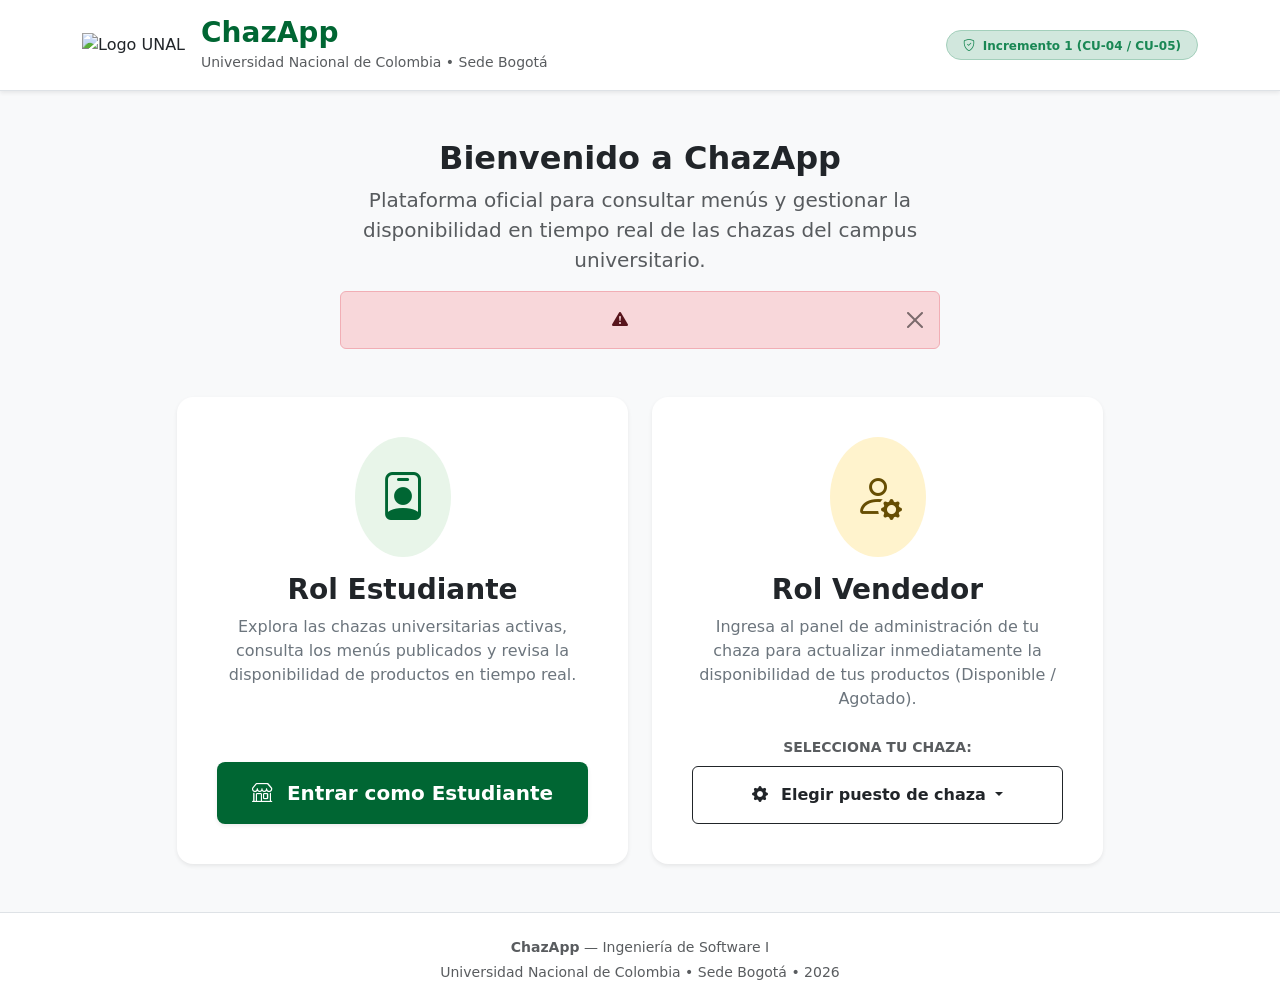
<file: Spring/src/main/resources/templates/index.html>
<!DOCTYPE html>
<html lang="es" xmlns:th="http://www.thymeleaf.org">
<head>
    <meta charset="UTF-8">
    <meta name="viewport" content="width=device-width, initial-scale=1.0">
    <title>ChazApp | Universidad Nacional de Colombia</title>
    <!-- Bootstrap 5 CSS & Icons -->
    <link href="https://cdn.jsdelivr.net/npm/bootstrap@5.3.3/dist/css/bootstrap.min.css" rel="stylesheet">
    <link href="https://cdn.jsdelivr.net/npm/bootstrap-icons@1.11.3/font/bootstrap-icons.min.css" rel="stylesheet">
    <style>
        :root {
            --unal-green: #006633;
            --unal-green-dark: #004d26;
            --unal-green-light: #e8f5e9;
        }
        .bg-unal {
            background-color: var(--unal-green) !important;
            color: #ffffff;
        }
        .btn-unal {
            background-color: var(--unal-green);
            color: #ffffff;
            border: none;
        }
        .btn-unal:hover {
            background-color: var(--unal-green-dark);
            color: #ffffff;
        }
        .card-role {
            transition: transform 0.2s ease, box-shadow 0.2s ease;
            border-radius: 1rem;
        }
        .card-role:hover {
            transform: translateY(-5px);
            box-shadow: 0 10px 25px rgba(0, 102, 51, 0.15) !important;
        }
        .brand-logo {
            max-height: 85px;
            object-fit: contain;
        }
    </style>
</head>
<body class="bg-light d-flex flex-column min-vh-100">

    <!-- Header / Navbar -->
    <header class="bg-white border-bottom shadow-sm py-3">
        <div class="container d-flex align-items-center justify-content-between">
            <div class="d-flex align-items-center gap-3">
                <img th:src="@{/img/unal_logo.png}" alt="Logo UNAL" class="brand-logo">
                <div>
                    <h1 class="h3 fw-bold text-success mb-0" style="color: var(--unal-green) !important;">ChazApp</h1>
                    <small class="text-muted">Universidad Nacional de Colombia • Sede Bogotá</small>
                </div>
            </div>
            <span class="badge bg-success-subtle text-success border border-success-subtle px-3 py-2 rounded-pill fs-7">
                <i class="bi bi-shield-check me-1"></i> Incremento 1 (CU-04 / CU-05)
            </span>
        </div>
    </header>

    <!-- Main Content -->
    <main class="container my-auto py-5">
        <div class="text-center mb-5">
            <h2 class="fw-bold text-dark mb-2">Bienvenido a ChazApp</h2>
            <p class="lead text-muted mx-auto" style="max-width: 650px;">
                Plataforma oficial para consultar menús y gestionar la disponibilidad en tiempo real de las chazas del campus universitario.
            </p>
            <div th:if="${error}" class="alert alert-danger alert-dismissible fade show mx-auto mt-3" style="max-width: 600px;" role="alert">
                <i class="bi bi-exclamation-triangle-fill me-2"></i>
                <span th:text="${error}"></span>
                <button type="button" class="btn-close" data-bs-dismiss="alert" aria-label="Close"></button>
            </div>
        </div>

        <!-- Role Selector Cards -->
        <div class="row g-4 justify-content-center">
            
            <!-- Rol Estudiante -->
            <div class="col-md-6 col-lg-5">
                <div class="card h-100 card-role border-0 shadow-sm p-4 text-center">
                    <div class="card-body d-flex flex-column align-items-center">
                        <div class="rounded-circle p-4 mb-3" style="background-color: var(--unal-green-light);">
                            <i class="bi bi-person-badge text-success" style="font-size: 3rem; color: var(--unal-green) !important;"></i>
                        </div>
                        <h3 class="card-title fw-bold text-dark mb-2">Rol Estudiante</h3>
                        <p class="card-text text-secondary mb-4">
                            Explora las chazas universitarias activas, consulta los menús publicados y revisa la disponibilidad de productos en tiempo real.
                        </p>
                        <div class="mt-auto w-100">
                            <a th:href="@{/estudiante/chazas}" class="btn btn-unal btn-lg w-100 py-3 fw-semibold shadow-sm">
                                <i class="bi bi-shop me-2"></i> Entrar como Estudiante
                            </a>
                        </div>
                    </div>
                </div>
            </div>

            <!-- Rol Vendedor -->
            <div class="col-md-6 col-lg-5">
                <div class="card h-100 card-role border-0 shadow-sm p-4 text-center">
                    <div class="card-body d-flex flex-column align-items-center">
                        <div class="rounded-circle p-4 mb-3 bg-warning-subtle">
                            <i class="bi bi-person-gear text-warning-emphasis" style="font-size: 3rem;"></i>
                        </div>
                        <h3 class="card-title fw-bold text-dark mb-2">Rol Vendedor</h3>
                        <p class="card-text text-secondary mb-4">
                            Ingresa al panel de administración de tu chaza para actualizar inmediatamente la disponibilidad de tus productos (Disponible / Agotado).
                        </p>
                        
                        <div class="mt-auto w-100">
                            <label class="form-label fw-semibold text-muted small text-uppercase">Selecciona tu chaza:</label>
                            <div class="dropdown">
                                <button class="btn btn-outline-dark dropdown-toggle w-100 py-3 fw-semibold" type="button" data-bs-toggle="dropdown" aria-expanded="false">
                                    <i class="bi bi-gear-fill me-2"></i> Elegir puesto de chaza
                                </button>
                                <ul class="dropdown-menu dropdown-menu-end w-100 shadow border-0 py-2">
                                    <li th:each="c : ${chazas}">
                                        <a class="dropdown-item py-2 d-flex justify-content-between align-items-center" th:href="@{'/vendedor/chaza/' + ${c.id}}">
                                            <span class="fw-semibold" th:text="${c.nombre}">Chaza</span>
                                            <span class="badge bg-secondary-subtle text-secondary small" th:text="${c.ubicacion}">Ubicación</span>
                                        </a>
                                    </li>
                                </ul>
                            </div>
                        </div>
                    </div>
                </div>
            </div>

        </div>

    </main>

    <!-- Footer -->
    <footer class="bg-white border-top py-4 mt-auto">
        <div class="container text-center text-muted small">
            <p class="mb-1"><strong>ChazApp</strong> — Ingeniería de Software I</p>
            <p class="mb-0">Universidad Nacional de Colombia • Sede Bogotá • 2026</p>
        </div>
    </footer>

    <!-- Bootstrap 5 Bundle JS -->
    <script src="https://cdn.jsdelivr.net/npm/bootstrap@5.3.3/dist/js/bootstrap.bundle.min.js"></script>
</body>
</html>
</file>
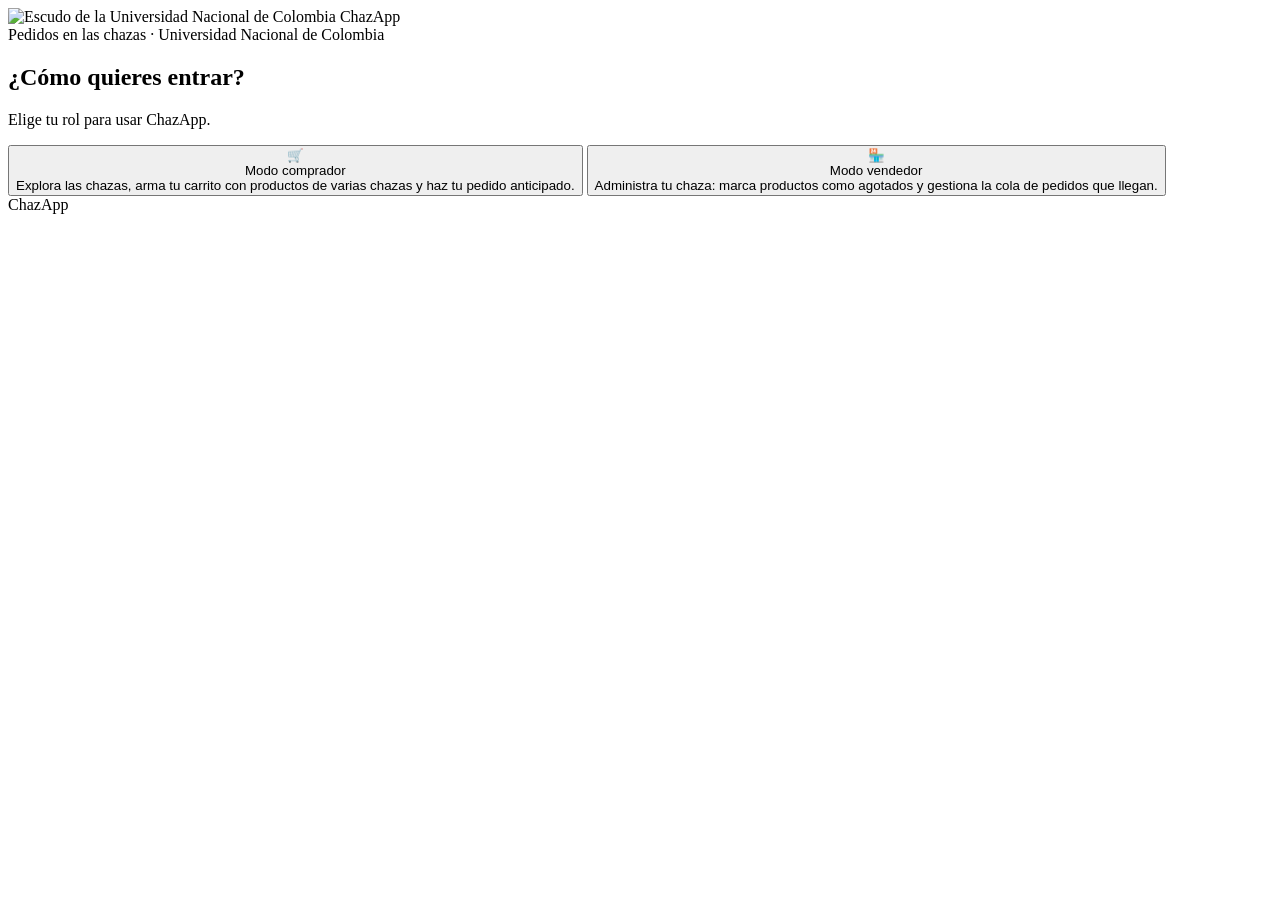
<file: Spring/src/main/resources/templates/app.html>
<!DOCTYPE html>
<html lang="es" xmlns:th="http://www.thymeleaf.org">
<head th:replace="~{fragmentos :: cabeza('ChazApp · Universidad Nacional de Colombia')}"></head>
<body th:data-intervalo="${intervaloRefresco}">

<!-- Barra de título estilo escritorio -->
<header class="barra-titulo">
    <div class="marca">
        <img th:src="@{/img/unal_logo.png}" alt="Escudo de la Universidad Nacional de Colombia">
        <span class="marca-nombre">ChazApp</span>
    </div>
    <span class="marca-sub">Pedidos en las chazas · Universidad Nacional de Colombia</span>

    <!-- Selector de modo: comprador / vendedor -->
    <nav class="modos" id="selector-modo" hidden>
        <button type="button" class="modo activo" data-modo="comprador">Modo comprador</button>
        <button type="button" class="modo" data-modo="vendedor">Modo vendedor</button>
    </nav>
</header>

<main class="contenido con-barra-estado">

    <!-- ============ Pantalla inicial: elegir modo ============ -->
    <section id="pantalla-inicio" class="bienvenida">
        <h1 class="titulo-pagina">¿Cómo quieres entrar?</h1>
        <p class="subtitulo">Elige tu rol para usar ChazApp.</p>
        <div class="tarjetas-modo">
            <button type="button" class="ventana tarjeta-modo" data-modo="comprador">
                <div class="tarjeta-modo-icono">🛒</div>
                <div class="tarjeta-modo-titulo">Modo comprador</div>
                <div class="texto-sec">Explora las chazas, arma tu carrito con productos de varias
                    chazas y haz tu pedido anticipado.</div>
            </button>
            <button type="button" class="ventana tarjeta-modo" data-modo="vendedor">
                <div class="tarjeta-modo-icono">🏪</div>
                <div class="tarjeta-modo-titulo">Modo vendedor</div>
                <div class="texto-sec">Administra tu chaza: marca productos como agotados y gestiona
                    la cola de pedidos que llegan.</div>
            </button>
        </div>
    </section>

    <!-- ============ MODO COMPRADOR ============ -->
    <section id="pantalla-comprador" class="dos-columnas" hidden>
        <div>
            <h1 class="titulo-pagina">¿Qué se te antoja?</h1>
            <p class="subtitulo">Agrega productos de las chazas que quieras; tu carrito los agrupa y
                hace un pedido por cada chaza.</p>
            <div id="chazas-comprador" class="chazas-lista" aria-live="polite"></div>
        </div>

        <!-- Carrito global (mezcla chazas) -->
        <aside class="ventana carrito">
            <div class="ventana-titulo">Tu carrito</div>
            <div class="ventana-cuerpo">
                <p id="carrito-vacio" class="texto-sec">Aún no has agregado productos.</p>
                <div id="carrito-grupos"></div>

                <div class="carrito-total"><span>Total</span><strong id="carrito-total">$ 0</strong></div>
                <div id="mensaje-carrito" class="mensaje" role="alert" hidden></div>

                <label for="nombre-estudiante" class="etiqueta">Tu nombre</label>
                <input id="nombre-estudiante" type="text" class="campo" maxlength="80" autocomplete="name"
                       placeholder="Con este nombre reclamas el pedido">

                <button id="confirmar-compra" type="button" class="boton boton-primario ancho" disabled>
                    Confirmar pedido</button>
                <p class="nota">Al confirmar, cada chaza recibe su pedido en su cola.</p>

                <!-- Confirmación inline (sin página aparte) -->
                <div id="compra-confirmada" class="confirmacion" hidden></div>
            </div>
        </aside>
    </section>

    <!-- ============ MODO VENDEDOR ============ -->
    <section id="pantalla-vendedor" hidden>
        <h1 class="titulo-pagina">Administración de la chaza</h1>
        <label for="selector-chaza" class="etiqueta">Chaza que administras</label>
        <select id="selector-chaza" class="campo campo-select"></select>

        <div class="dos-columnas vendedor">
            <!-- CU-04: inventario / disponibilidad -->
            <section class="ventana">
                <div class="ventana-titulo">Inventario · disponibilidad</div>
                <div class="ventana-cuerpo">
                    <p class="texto-sec">Marca un producto como agotado para que no se pueda pedir.
                        El cambio se refleja solo en el menú del comprador.</p>
                    <div id="mensaje-vendedor" class="mensaje" role="alert" hidden></div>
                    <div id="inventario-vendedor"></div>
                </div>
            </section>

            <!-- CU-02: cola de pedidos -->
            <section class="ventana">
                <div class="ventana-titulo">Cola de pedidos</div>
                <div class="ventana-cuerpo">
                    <h2 class="sub-seccion">Pendientes</h2>
                    <p id="cola-vacia" class="texto-sec">No hay pedidos pendientes.</p>
                    <ol id="cola-pendientes" class="cola"></ol>

                    <h2 class="sub-seccion">Listos para recoger</h2>
                    <p id="listos-vacio" class="texto-sec">Todavía no hay pedidos listos.</p>
                    <ul id="cola-listos" class="cola listos"></ul>
                </div>
            </section>
        </div>
    </section>
</main>

<footer class="barra-estado">
    <span id="estado-refresco">ChazApp</span>
    <span id="estado-intervalo"></span>
</footer>

<script th:src="@{/js/app.js}"></script>
</body>
</html>
</file>
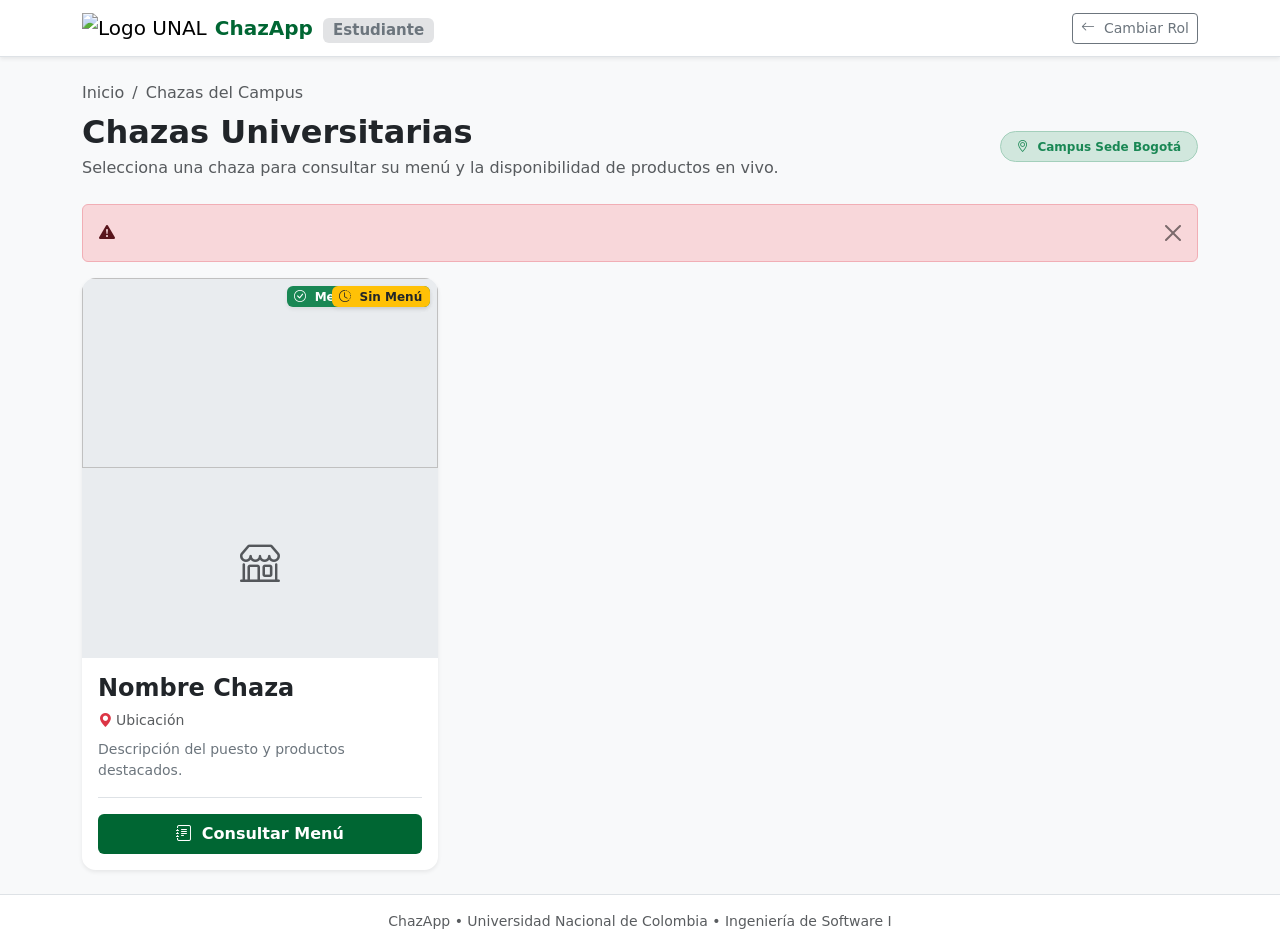
<file: Spring/src/main/resources/templates/estudiante/chazas.html>
<!DOCTYPE html>
<html lang="es" xmlns:th="http://www.thymeleaf.org">
<head>
    <meta charset="UTF-8">
    <meta name="viewport" content="width=device-width, initial-scale=1.0">
    <title>Chazas Disponibles | ChazApp UNAL</title>
    <!-- Bootstrap 5 CSS & Icons -->
    <link href="https://cdn.jsdelivr.net/npm/bootstrap@5.3.3/dist/css/bootstrap.min.css" rel="stylesheet">
    <link href="https://cdn.jsdelivr.net/npm/bootstrap-icons@1.11.3/font/bootstrap-icons.min.css" rel="stylesheet">
    <style>
        :root {
            --unal-green: #006633;
            --unal-green-dark: #004d26;
        }
        .btn-unal {
            background-color: var(--unal-green);
            color: #ffffff;
            border: none;
        }
        .btn-unal:hover {
            background-color: var(--unal-green-dark);
            color: #ffffff;
        }
        .chaza-card {
            transition: transform 0.2s ease, box-shadow 0.2s ease;
            border-radius: 0.85rem;
            overflow: hidden;
        }
        .chaza-card:hover {
            transform: translateY(-4px);
            box-shadow: 0 10px 20px rgba(0,0,0,0.08) !important;
        }
        .chaza-banner {
            height: 190px;
            object-fit: cover;
            width: 100%;
            background-color: #e9ecef;
        }
        .brand-logo-nav {
            max-height: 48px;
            object-fit: contain;
        }
    </style>
</head>
<body class="bg-light d-flex flex-column min-vh-100">

    <!-- Navbar -->
    <nav class="navbar navbar-expand-lg bg-white border-bottom shadow-sm sticky-top">
        <div class="container">
            <a class="navbar-brand d-flex align-items-center gap-2" th:href="@{/}">
                <img th:src="@{/img/unal_logo.png}" alt="Logo UNAL" class="brand-logo-nav">
                <div>
                    <span class="fw-bold fs-5 text-success" style="color: var(--unal-green) !important;">ChazApp</span>
                    <span class="badge bg-secondary-subtle text-secondary ms-1">Estudiante</span>
                </div>
            </a>
            <div class="d-flex align-items-center gap-2">
                <a th:href="@{/}" class="btn btn-outline-secondary btn-sm">
                    <i class="bi bi-arrow-left me-1"></i> Cambiar Rol
                </a>
            </div>
        </div>
    </nav>

    <!-- Main Container -->
    <main class="container py-4 flex-grow-1">

        <!-- Breadcrumb & Title -->
        <div class="mb-4">
            <nav aria-label="breadcrumb">
                <ol class="breadcrumb small mb-2">
                    <li class="breadcrumb-item"><a th:href="@{/}" class="text-decoration-none text-muted">Inicio</a></li>
                    <li class="breadcrumb-item active" aria-current="page">Chazas del Campus</li>
                </ol>
            </nav>
            <div class="d-flex flex-wrap justify-content-between align-items-center gap-2">
                <div>
                    <h2 class="fw-bold text-dark mb-1">Chazas Universitarias</h2>
                    <p class="text-muted mb-0">Selecciona una chaza para consultar su menú y la disponibilidad de productos en vivo.</p>
                </div>
                <span class="badge bg-success-subtle text-success fs-7 px-3 py-2 border border-success-subtle rounded-pill">
                    <i class="bi bi-geo-alt me-1"></i> Campus Sede Bogotá
                </span>
            </div>
        </div>

        <!-- Alert messages -->
        <div th:if="${error}" class="alert alert-danger alert-dismissible fade show" role="alert">
            <i class="bi bi-exclamation-triangle-fill me-2"></i>
            <span th:text="${error}"></span>
            <button type="button" class="btn-close" data-bs-dismiss="alert" aria-label="Close"></button>
        </div>

        <!-- Grid de Chazas -->
        <div class="row g-4">
            <div class="col-md-6 col-lg-4" th:each="chaza : ${chazas}">
                <div class="card h-100 border-0 shadow-sm chaza-card d-flex flex-column">
                    <!-- Banner Chaza -->
                    <div class="position-relative">
                        <img th:if="${chaza.imagenUrl != null}" th:src="@{${chaza.imagenUrl}}" th:alt="${chaza.nombre}" class="chaza-banner">
                        <div th:unless="${chaza.imagenUrl != null}" class="chaza-banner d-flex align-items-center justify-content-center text-muted">
                            <i class="bi bi-shop fs-1"></i>
                        </div>
                        <span th:if="${chaza.menuPublicado}" class="position-absolute top-0 end-0 m-2 badge bg-success shadow-sm">
                            <i class="bi bi-check-circle me-1"></i> Menú Publicado
                        </span>
                        <span th:unless="${chaza.menuPublicado}" class="position-absolute top-0 end-0 m-2 badge bg-warning text-dark shadow-sm">
                            <i class="bi bi-clock-history me-1"></i> Sin Menú
                        </span>
                    </div>

                    <!-- Card Body -->
                    <div class="card-body d-flex flex-column">
                        <h4 class="card-title fw-bold text-dark mb-2" th:text="${chaza.nombre}">Nombre Chaza</h4>
                        <div class="text-muted small mb-2 d-flex align-items-center">
                            <i class="bi bi-geo-alt-fill text-danger me-1"></i>
                            <span th:text="${chaza.ubicacion}">Ubicación</span>
                        </div>
                        <p class="card-text text-secondary small flex-grow-1" th:text="${chaza.descripcion}">
                            Descripción del puesto y productos destacados.
                        </p>
                        <div class="pt-3 border-top mt-auto">
                            <a th:href="@{'/estudiante/chazas/' + ${chaza.id}}" class="btn btn-unal w-100 fw-semibold py-2">
                                <i class="bi bi-journal-text me-1"></i> Consultar Menú
                            </a>
                        </div>
                    </div>
                </div>
            </div>
        </div>

    </main>

    <!-- Footer -->
    <footer class="bg-white border-top py-3 mt-auto">
        <div class="container text-center text-muted small">
            <span>ChazApp • Universidad Nacional de Colombia • Ingeniería de Software I</span>
        </div>
    </footer>

    <!-- Bootstrap 5 Bundle JS -->
    <script src="https://cdn.jsdelivr.net/npm/bootstrap@5.3.3/dist/js/bootstrap.bundle.min.js"></script>
</body>
</html>
</file>
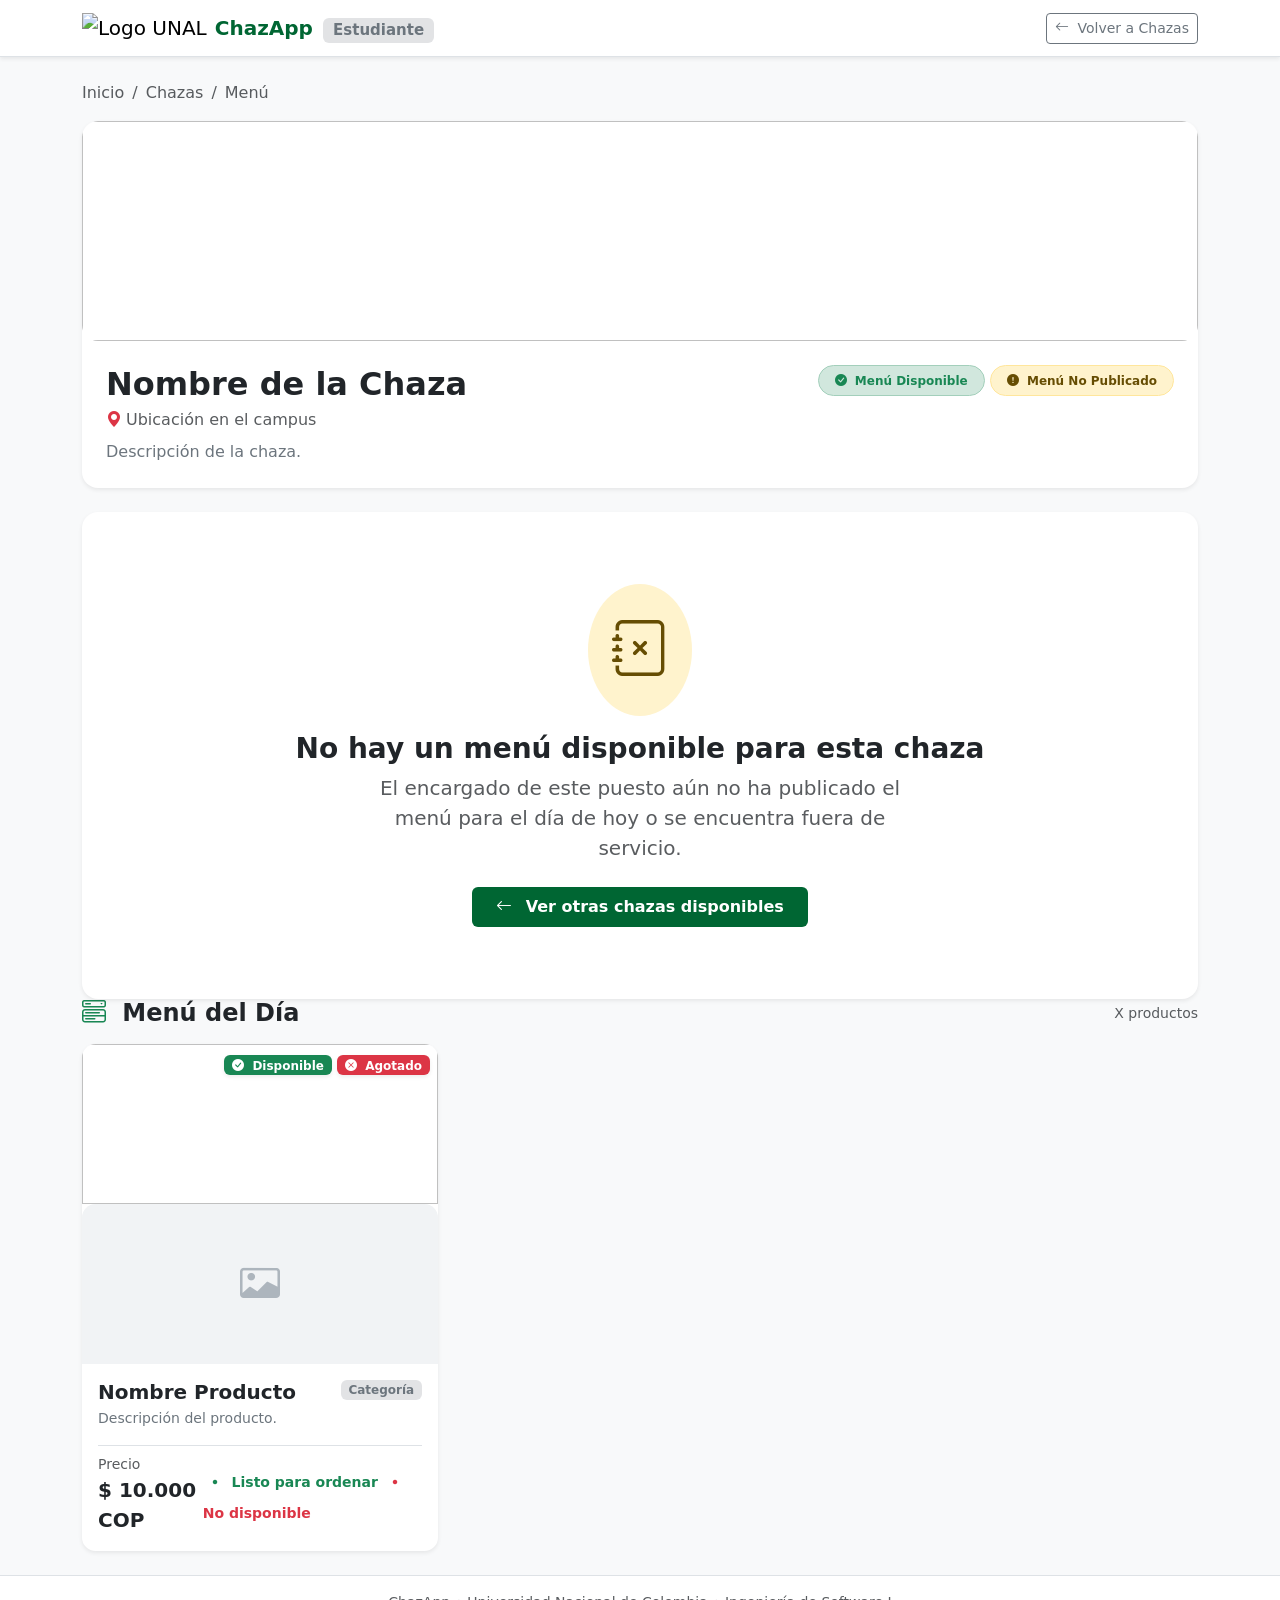
<file: Spring/src/main/resources/templates/estudiante/menu.html>
<!DOCTYPE html>
<html lang="es" xmlns:th="http://www.thymeleaf.org">
<head>
    <meta charset="UTF-8">
    <meta name="viewport" content="width=device-width, initial-scale=1.0">
    <title th:text="${chaza.nombre + ' - Menú | ChazApp'}">Menú | ChazApp</title>
    <!-- Bootstrap 5 CSS & Icons -->
    <link href="https://cdn.jsdelivr.net/npm/bootstrap@5.3.3/dist/css/bootstrap.min.css" rel="stylesheet">
    <link href="https://cdn.jsdelivr.net/npm/bootstrap-icons@1.11.3/font/bootstrap-icons.min.css" rel="stylesheet">
    <style>
        :root {
            --unal-green: #006633;
            --unal-green-dark: #004d26;
        }
        .btn-unal {
            background-color: var(--unal-green);
            color: #ffffff;
            border: none;
        }
        .btn-unal:hover {
            background-color: var(--unal-green-dark);
            color: #ffffff;
        }
        .chaza-header-banner {
            height: 220px;
            object-fit: cover;
            width: 100%;
            border-radius: 1rem;
        }
        .product-card {
            border-radius: 0.85rem;
            transition: transform 0.2s ease, box-shadow 0.2s ease;
        }
        .product-card:hover {
            transform: translateY(-3px);
            box-shadow: 0 8px 18px rgba(0,0,0,0.08) !important;
        }
        .product-card.agotado {
            opacity: 0.85;
            background-color: #fafafa;
            border-color: #f1f1f1 !important;
        }
        .product-img {
            height: 160px;
            object-fit: cover;
            width: 100%;
            border-top-left-radius: 0.85rem;
            border-top-right-radius: 0.85rem;
        }
        .product-img-placeholder {
            height: 160px;
            background-color: #f1f3f5;
            border-top-left-radius: 0.85rem;
            border-top-right-radius: 0.85rem;
            display: flex;
            align-items: center;
            justify-content: center;
            color: #adb5bd;
        }
        .brand-logo-nav {
            max-height: 48px;
            object-fit: contain;
        }
    </style>
</head>
<body class="bg-light d-flex flex-column min-vh-100">

    <!-- Navbar -->
    <nav class="navbar navbar-expand-lg bg-white border-bottom shadow-sm sticky-top">
        <div class="container">
            <a class="navbar-brand d-flex align-items-center gap-2" th:href="@{/}">
                <img th:src="@{/img/unal_logo.png}" alt="Logo UNAL" class="brand-logo-nav">
                <div>
                    <span class="fw-bold fs-5 text-success" style="color: var(--unal-green) !important;">ChazApp</span>
                    <span class="badge bg-secondary-subtle text-secondary ms-1">Estudiante</span>
                </div>
            </a>
            <div class="d-flex align-items-center gap-2">
                <a th:href="@{/estudiante/chazas}" class="btn btn-outline-secondary btn-sm">
                    <i class="bi bi-arrow-left me-1"></i> Volver a Chazas
                </a>
            </div>
        </div>
    </nav>

    <!-- Main Container -->
    <main class="container py-4 flex-grow-1">

        <!-- Breadcrumb -->
        <nav aria-label="breadcrumb" class="mb-3">
            <ol class="breadcrumb small">
                <li class="breadcrumb-item"><a th:href="@{/}" class="text-decoration-none text-muted">Inicio</a></li>
                <li class="breadcrumb-item"><a th:href="@{/estudiante/chazas}" class="text-decoration-none text-muted">Chazas</a></li>
                <li class="breadcrumb-item active" aria-current="page" th:text="${chaza.nombre}">Menú</li>
            </ol>
        </nav>

        <!-- Chaza Header Card -->
        <div class="card border-0 shadow-sm mb-4 overflow-hidden rounded-4">
            <div th:if="${chaza.imagenUrl != null}">
                <img th:src="@{${chaza.imagenUrl}}" th:alt="${chaza.nombre}" class="chaza-header-banner">
            </div>
            <div class="card-body p-4">
                <div class="d-flex flex-wrap justify-content-between align-items-start gap-2 mb-2">
                    <div>
                        <h2 class="fw-bold text-dark mb-1" th:text="${chaza.nombre}">Nombre de la Chaza</h2>
                        <div class="text-muted d-flex align-items-center">
                            <i class="bi bi-geo-alt-fill text-danger me-1"></i>
                            <span th:text="${chaza.ubicacion}">Ubicación en el campus</span>
                        </div>
                    </div>
                    <div>
                        <span th:if="${menuPublicado}" class="badge bg-success-subtle text-success border border-success-subtle px-3 py-2 rounded-pill fs-7">
                            <i class="bi bi-check-circle-fill me-1"></i> Menú Disponible
                        </span>
                        <span th:unless="${menuPublicado}" class="badge bg-warning-subtle text-warning-emphasis border border-warning-subtle px-3 py-2 rounded-pill fs-7">
                            <i class="bi bi-exclamation-circle-fill me-1"></i> Menú No Publicado
                        </span>
                    </div>
                </div>
                <p class="text-secondary mb-0" th:text="${chaza.descripcion}">Descripción de la chaza.</p>
            </div>
        </div>

        <!-- CASO EXCEPCIÓN: Menú NO Publicado -->
        <div th:unless="${menuPublicado}" class="card border-0 shadow-sm text-center p-5 rounded-4">
            <div class="card-body py-4">
                <div class="rounded-circle bg-warning-subtle text-warning-emphasis d-inline-flex p-4 mb-3">
                    <i class="bi bi-journal-x" style="font-size: 3.5rem;"></i>
                </div>
                <h3 class="fw-bold text-dark mb-2">No hay un menú disponible para esta chaza</h3>
                <p class="lead text-muted mx-auto mb-4" style="max-width: 580px;">
                    El encargado de este puesto aún no ha publicado el menú para el día de hoy o se encuentra fuera de servicio.
                </p>
                <div class="d-flex justify-content-center gap-2">
                    <a th:href="@{/estudiante/chazas}" class="btn btn-unal px-4 py-2 fw-semibold">
                        <i class="bi bi-arrow-left me-2"></i> Ver otras chazas disponibles
                    </a>
                </div>
            </div>
        </div>

        <!-- CASO ÉXITO: Menú Publicado con Productos y Disponibilidad -->
        <div th:if="${menuPublicado}">
            <div class="d-flex justify-content-between align-items-center mb-3">
                <h4 class="fw-bold text-dark mb-0">
                    <i class="bi bi-menu-button-wide text-success me-2"></i> Menú del Día
                </h4>
                <small class="text-muted" th:text="${productos.size() + ' productos en total'}">X productos</small>
            </div>

            <!-- Grid de Productos -->
            <div class="row g-4">
                <div class="col-md-6 col-lg-4" th:each="producto : ${productos}">
                    <div class="card h-100 border-0 shadow-sm product-card d-flex flex-column"
                         th:classappend="${!producto.disponible} ? 'agotado' : ''">
                        
                        <!-- Imagen de producto o placeholder -->
                        <div class="position-relative">
                            <img th:if="${producto.imagenUrl != null}" th:src="@{${producto.imagenUrl}}" th:alt="${producto.nombre}" class="product-img">
                            <div th:unless="${producto.imagenUrl != null}" class="product-img-placeholder">
                                <i class="bi bi-card-image fs-1"></i>
                            </div>
                            
                            <!-- Indicador visual Disponible / Agotado -->
                            <div class="position-absolute top-0 end-0 m-2">
                                <span th:if="${producto.disponible}" class="badge bg-success shadow-sm px-2 py-1 fs-7">
                                    <i class="bi bi-check-circle-fill me-1"></i> Disponible
                                </span>
                                <span th:unless="${producto.disponible}" class="badge bg-danger shadow-sm px-2 py-1 fs-7">
                                    <i class="bi bi-x-circle-fill me-1"></i> Agotado
                                </span>
                            </div>
                        </div>

                        <!-- Info Producto -->
                        <div class="card-body d-flex flex-column p-3">
                            <div class="d-flex justify-content-between align-items-start gap-2 mb-1">
                                <h5 class="card-title fw-bold text-dark mb-0" th:text="${producto.nombre}">Nombre Producto</h5>
                                <span th:if="${producto.categoria != null}" class="badge bg-secondary-subtle text-secondary small" th:text="${producto.categoria}">Categoría</span>
                            </div>

                            <p class="card-text text-secondary small flex-grow-1 mb-3" th:text="${producto.descripcion}">
                                Descripción del producto.
                            </p>

                            <!-- Precio y Estado -->
                            <div class="d-flex justify-content-between align-items-center pt-2 border-top mt-auto">
                                <div>
                                    <span class="text-muted small d-block">Precio</span>
                                    <span class="fs-5 fw-bold text-dark" th:text="'$ ' + ${#numbers.formatDecimal(producto.precio, 0, 'POINT', 0, 'POINT')} + ' COP'">$ 10.000 COP</span>
                                </div>
                                <div>
                                    <span th:if="${producto.disponible}" class="text-success small fw-semibold">
                                        <i class="bi bi-dot fs-4 align-middle"></i> Listo para ordenar
                                    </span>
                                    <span th:unless="${producto.disponible}" class="text-danger small fw-semibold">
                                        <i class="bi bi-dot fs-4 align-middle"></i> No disponible
                                    </span>
                                </div>
                            </div>
                        </div>
                    </div>
                </div>
            </div>
        </div>

    </main>

    <!-- Footer -->
    <footer class="bg-white border-top py-3 mt-auto">
        <div class="container text-center text-muted small">
            <span>ChazApp • Universidad Nacional de Colombia • Ingeniería de Software I</span>
        </div>
    </footer>

    <!-- Bootstrap 5 Bundle JS -->
    <script src="https://cdn.jsdelivr.net/npm/bootstrap@5.3.3/dist/js/bootstrap.bundle.min.js"></script>
</body>
</html>
</file>
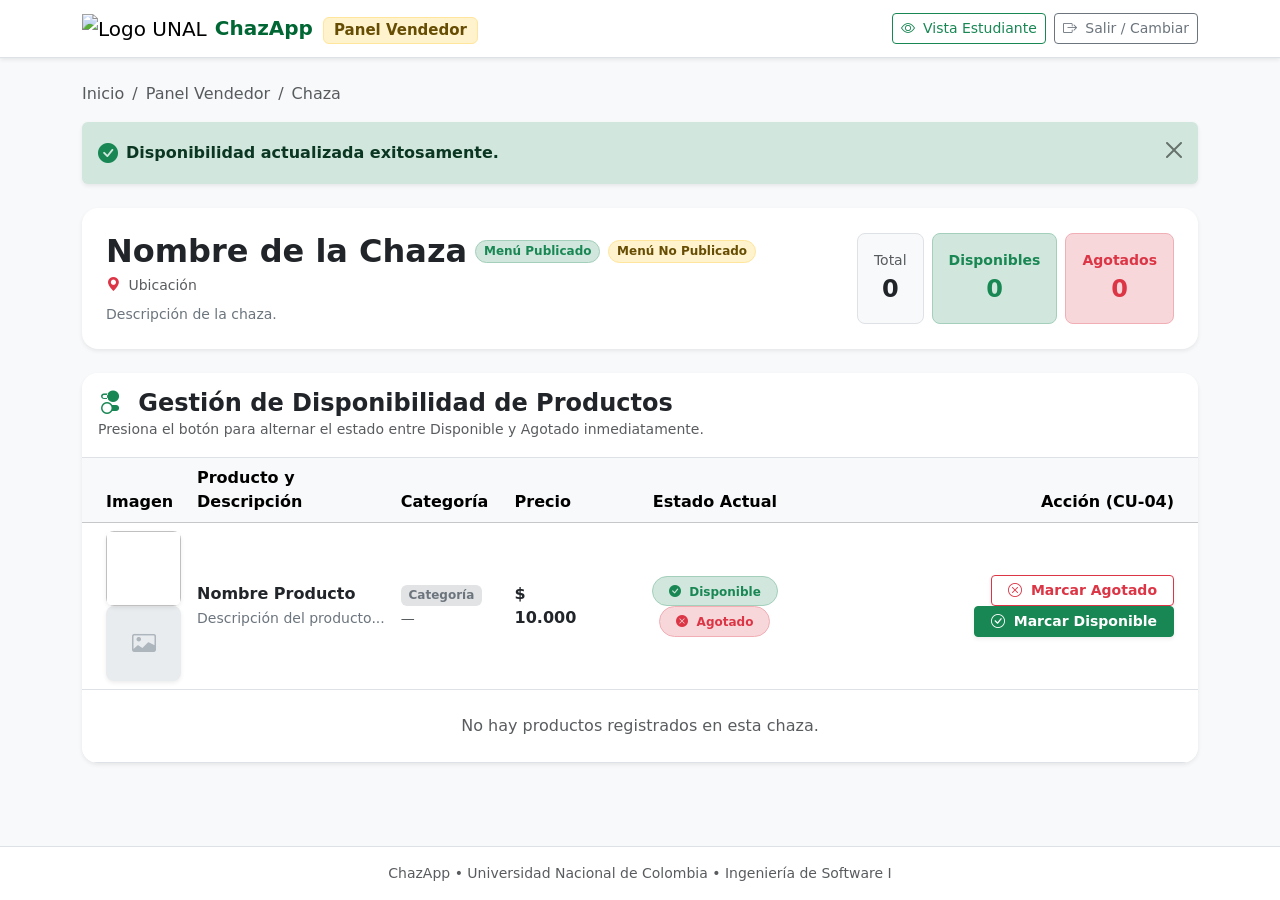
<file: Spring/src/main/resources/templates/vendedor/dashboard.html>
<!DOCTYPE html>
<html lang="es" xmlns:th="http://www.thymeleaf.org">
<head>
    <meta charset="UTF-8">
    <meta name="viewport" content="width=device-width, initial-scale=1.0">
    <title th:text="${'Panel Vendedor - ' + chaza.nombre + ' | ChazApp'}">Panel Vendedor | ChazApp</title>
    <!-- Bootstrap 5 CSS & Icons -->
    <link href="https://cdn.jsdelivr.net/npm/bootstrap@5.3.3/dist/css/bootstrap.min.css" rel="stylesheet">
    <link href="https://cdn.jsdelivr.net/npm/bootstrap-icons@1.11.3/font/bootstrap-icons.min.css" rel="stylesheet">
    <style>
        :root {
            --unal-green: #006633;
            --unal-green-dark: #004d26;
        }
        .bg-unal {
            background-color: var(--unal-green) !important;
            color: #ffffff;
        }
        .btn-unal {
            background-color: var(--unal-green);
            color: #ffffff;
            border: none;
        }
        .btn-unal:hover {
            background-color: var(--unal-green-dark);
            color: #ffffff;
        }
        .brand-logo-nav {
            max-height: 48px;
            object-fit: contain;
        }
        .thumb-img {
            width: 75px;
            height: 75px;
            object-fit: cover;
            border-radius: 0.5rem;
        }
        .thumb-placeholder {
            width: 75px;
            height: 75px;
            background-color: #e9ecef;
            border-radius: 0.5rem;
            display: flex;
            align-items: center;
            justify-content: center;
            color: #adb5bd;
        }
        .card-stat {
            border-radius: 0.75rem;
        }
    </style>
</head>
<body class="bg-light d-flex flex-column min-vh-100">

    <!-- Navbar -->
    <nav class="navbar navbar-expand-lg bg-white border-bottom shadow-sm sticky-top">
        <div class="container">
            <a class="navbar-brand d-flex align-items-center gap-2" th:href="@{/}">
                <img th:src="@{/img/unal_logo.png}" alt="Logo UNAL" class="brand-logo-nav">
                <div>
                    <span class="fw-bold fs-5 text-success" style="color: var(--unal-green) !important;">ChazApp</span>
                    <span class="badge bg-warning-subtle text-warning-emphasis border border-warning-subtle ms-1">Panel Vendedor</span>
                </div>
            </a>
            <div class="d-flex align-items-center gap-2">
                <a th:href="@{'/estudiante/chazas/' + ${chaza.id}}" target="_blank" class="btn btn-outline-success btn-sm">
                    <i class="bi bi-eye me-1"></i> Vista Estudiante
                </a>
                <a th:href="@{/}" class="btn btn-outline-secondary btn-sm">
                    <i class="bi bi-box-arrow-right me-1"></i> Salir / Cambiar
                </a>
            </div>
        </div>
    </nav>

    <!-- Main Container -->
    <main class="container py-4 flex-grow-1">

        <!-- Breadcrumb -->
        <nav aria-label="breadcrumb" class="mb-3">
            <ol class="breadcrumb small">
                <li class="breadcrumb-item"><a th:href="@{/}" class="text-decoration-none text-muted">Inicio</a></li>
                <li class="breadcrumb-item text-muted">Panel Vendedor</li>
                <li class="breadcrumb-item active" aria-current="page" th:text="${chaza.nombre}">Chaza</li>
            </ol>
        </nav>

        <!-- Flash Success Notification -->
        <div th:if="${mensajeExito}" class="alert alert-success alert-dismissible fade show shadow-sm border-0 mb-4" role="alert">
            <div class="d-flex align-items-center">
                <i class="bi bi-check-circle-fill fs-5 me-2 text-success"></i>
                <strong th:text="${mensajeExito}">Disponibilidad actualizada exitosamente.</strong>
            </div>
            <button type="button" class="btn-close" data-bs-dismiss="alert" aria-label="Close"></button>
        </div>

        <!-- Chaza Profile Card -->
        <div class="card border-0 shadow-sm mb-4 rounded-4">
            <div class="card-body p-4">
                <div class="row align-items-center">
                    <div class="col-md-8">
                        <div class="d-flex align-items-center gap-2 mb-1">
                            <h2 class="fw-bold text-dark mb-0" th:text="${chaza.nombre}">Nombre de la Chaza</h2>
                            <span th:if="${chaza.menuPublicado}" class="badge bg-success-subtle text-success border border-success-subtle rounded-pill">
                                Menú Publicado
                            </span>
                            <span th:unless="${chaza.menuPublicado}" class="badge bg-warning-subtle text-warning-emphasis border border-warning-subtle rounded-pill">
                                Menú No Publicado
                            </span>
                        </div>
                        <p class="text-muted small mb-2">
                            <i class="bi bi-geo-alt-fill text-danger me-1"></i>
                            <span th:text="${chaza.ubicacion}">Ubicación</span>
                        </p>
                        <p class="text-secondary small mb-0" th:text="${chaza.descripcion}">
                            Descripción de la chaza.
                        </p>
                    </div>
                    <div class="col-md-4 mt-3 mt-md-0">
                        <div class="d-flex gap-2 justify-content-md-end">
                            <div class="bg-light p-3 rounded-3 text-center border card-stat">
                                <span class="d-block text-muted small">Total</span>
                                <span class="fs-4 fw-bold text-dark" th:text="${productos.size()}">0</span>
                            </div>
                            <div class="bg-success-subtle p-3 rounded-3 text-center border border-success-subtle card-stat">
                                <span class="d-block text-success small fw-semibold">Disponibles</span>
                                <span class="fs-4 fw-bold text-success" th:text="${productos.?[disponible].size()}">0</span>
                            </div>
                            <div class="bg-danger-subtle p-3 rounded-3 text-center border border-danger-subtle card-stat">
                                <span class="d-block text-danger small fw-semibold">Agotados</span>
                                <span class="fs-4 fw-bold text-danger" th:text="${productos.?[!disponible].size()}">0</span>
                            </div>
                        </div>
                    </div>
                </div>
            </div>
        </div>

        <!-- Section: Actualizar Disponibilidad (CU-04) -->
        <div class="card border-0 shadow-sm rounded-4 overflow-hidden">
            <div class="card-header bg-white py-3 border-bottom d-flex justify-content-between align-items-center">
                <div>
                    <h4 class="fw-bold text-dark mb-0">
                        <i class="bi bi-toggles2 text-success me-2"></i> Gestión de Disponibilidad de Productos
                    </h4>
                    <small class="text-muted">Presiona el botón para alternar el estado entre Disponible y Agotado inmediatamente.</small>
                </div>
            </div>
            
            <div class="card-body p-0">
                <div class="table-responsive">
                    <table class="table table-hover align-middle mb-0">
                        <thead class="table-light">
                            <tr>
                                <th scope="col" style="width: 90px;" class="ps-4">Imagen</th>
                                <th scope="col">Producto y Descripción</th>
                                <th scope="col">Categoría</th>
                                <th scope="col">Precio</th>
                                <th scope="col" class="text-center">Estado Actual</th>
                                <th scope="col" class="text-end pe-4">Acción (CU-04)</th>
                            </tr>
                        </thead>
                        <tbody>
                            <tr th:each="producto : ${productos}">
                                <!-- Thumbnail -->
                                <td class="ps-4">
                                    <img th:if="${producto.imagenUrl != null}" th:src="@{${producto.imagenUrl}}" th:alt="${producto.nombre}" class="thumb-img shadow-sm">
                                    <div th:unless="${producto.imagenUrl != null}" class="thumb-placeholder shadow-sm">
                                        <i class="bi bi-card-image fs-4"></i>
                                    </div>
                                </td>

                                <!-- Nombre y Detalle -->
                                <td>
                                    <span class="fw-bold text-dark d-block" th:text="${producto.nombre}">Nombre Producto</span>
                                    <small class="text-secondary" th:text="${producto.descripcion}">Descripción del producto...</small>
                                </td>

                                <!-- Categoría -->
                                <td>
                                    <span th:if="${producto.categoria != null}" class="badge bg-secondary-subtle text-secondary" th:text="${producto.categoria}">Categoría</span>
                                    <span th:unless="${producto.categoria != null}" class="text-muted small">—</span>
                                </td>

                                <!-- Precio -->
                                <td>
                                    <span class="fw-semibold text-dark" th:text="'$ ' + ${#numbers.formatDecimal(producto.precio, 0, 'POINT', 0, 'POINT')}">$ 10.000</span>
                                </td>

                                <!-- Estado Actual -->
                                <td class="text-center">
                                    <span th:if="${producto.disponible}" class="badge bg-success-subtle text-success border border-success-subtle px-3 py-2 rounded-pill fs-7">
                                        <i class="bi bi-check-circle-fill me-1"></i> Disponible
                                    </span>
                                    <span th:unless="${producto.disponible}" class="badge bg-danger-subtle text-danger border border-danger-subtle px-3 py-2 rounded-pill fs-7">
                                        <i class="bi bi-x-circle-fill me-1"></i> Agotado
                                    </span>
                                </td>

                                <!-- Acción Toggle (POST /vendedor/producto/{id}/toggle) -->
                                <td class="text-end pe-4">
                                    <form th:action="@{'/vendedor/producto/' + ${producto.id} + '/toggle'}" method="post" class="d-inline">
                                        <button th:if="${producto.disponible}" type="submit" class="btn btn-outline-danger btn-sm px-3 fw-semibold shadow-sm" title="Marcar como Agotado">
                                            <i class="bi bi-x-circle me-1"></i> Marcar Agotado
                                        </button>
                                        <button th:unless="${producto.disponible}" type="submit" class="btn btn-success btn-sm px-3 fw-semibold shadow-sm" title="Marcar como Disponible">
                                            <i class="bi bi-check-circle me-1"></i> Marcar Disponible
                                        </button>
                                    </form>
                                </td>
                            </tr>
                            <tr th:if="${productos.empty}">
                                <td colspan="6" class="text-center py-4 text-muted">
                                    No hay productos registrados en esta chaza.
                                </td>
                            </tr>
                        </tbody>
                    </table>
                </div>
            </div>
        </div>

    </main>

    <!-- Footer -->
    <footer class="bg-white border-top py-3 mt-auto">
        <div class="container text-center text-muted small">
            <span>ChazApp • Universidad Nacional de Colombia • Ingeniería de Software I</span>
        </div>
    </footer>

    <!-- Bootstrap 5 Bundle JS -->
    <script src="https://cdn.jsdelivr.net/npm/bootstrap@5.3.3/dist/js/bootstrap.bundle.min.js"></script>
</body>
</html>
</file>
